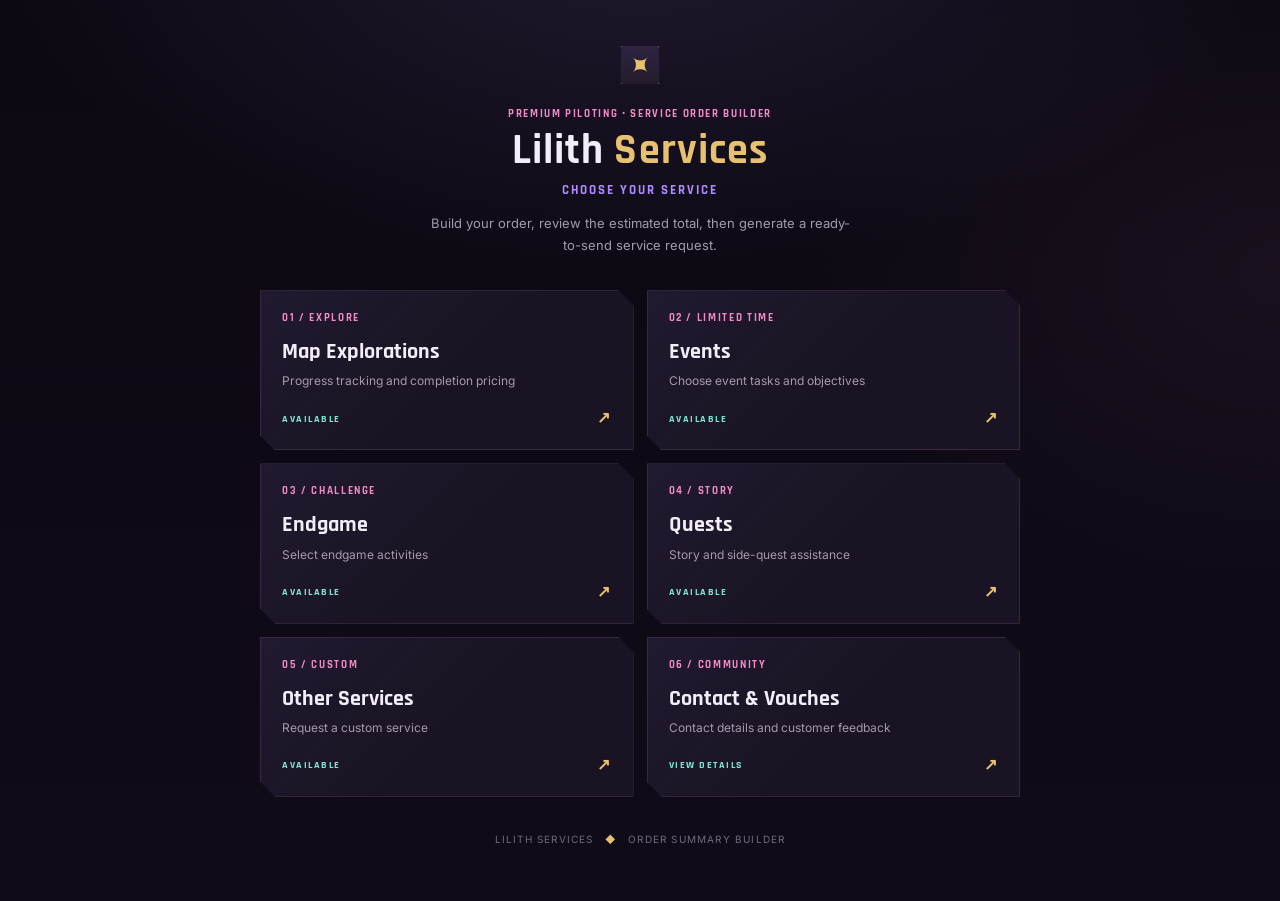
<file: index.html>
<!doctype html>
<html lang="en">
<head>
  <meta charset="utf-8"><meta name="viewport" content="width=device-width, initial-scale=1, viewport-fit=cover">
  <meta name="theme-color" content="#100b18">
  <title>Lilith Services</title><link rel="stylesheet" href="style.css">
</head>
<body>
<div class="landing-frame">
  <header class="brand">
    <div class="brand-mark" aria-hidden="true">✦</div>
    <p class="eyebrow">PREMIUM PILOTING • SERVICE ORDER BUILDER</p>
    <h1>Lilith <span>Services</span></h1>
    <div class="brand-sub">Choose your service</div>
    <p class="intro">Build your order, review the estimated total, then generate a ready-to-send service request.</p>
  </header>
  <nav class="service-grid" aria-label="Services">
    <a class="service-card" href="maps.html"><span class="service-index">01 / EXPLORE</span><span class="service-name">Map Explorations</span><span class="service-desc">Progress tracking and completion pricing</span><span class="service-status">AVAILABLE <b>↗</b></span></a>
    <a class="service-card" href="events.html"><span class="service-index">02 / LIMITED TIME</span><span class="service-name">Events</span><span class="service-desc">Choose event tasks and objectives</span><span class="service-status">AVAILABLE <b>↗</b></span></a>
    <a class="service-card" href="endgame.html"><span class="service-index">03 / CHALLENGE</span><span class="service-name">Endgame</span><span class="service-desc">Select endgame activities</span><span class="service-status">AVAILABLE <b>↗</b></span></a>
    <a class="service-card" href="quests.html"><span class="service-index">04 / STORY</span><span class="service-name">Quests</span><span class="service-desc">Story and side-quest assistance</span><span class="service-status">AVAILABLE <b>↗</b></span></a>
    <a class="service-card" href="other.html"><span class="service-index">05 / CUSTOM</span><span class="service-name">Other Services</span><span class="service-desc">Request a custom service</span><span class="service-status">AVAILABLE <b>↗</b></span></a>
    <a class="service-card" href="vouches.html"><span class="service-index">06 / COMMUNITY</span><span class="service-name">Contact &amp; Vouches</span><span class="service-desc">Contact details and customer feedback</span><span class="service-status">VIEW DETAILS <b>↗</b></span></a>
  </nav>
  <footer> LILITH SERVICES <span>◆</span> ORDER SUMMARY BUILDER </footer>
</div>
</body></html>
</file>
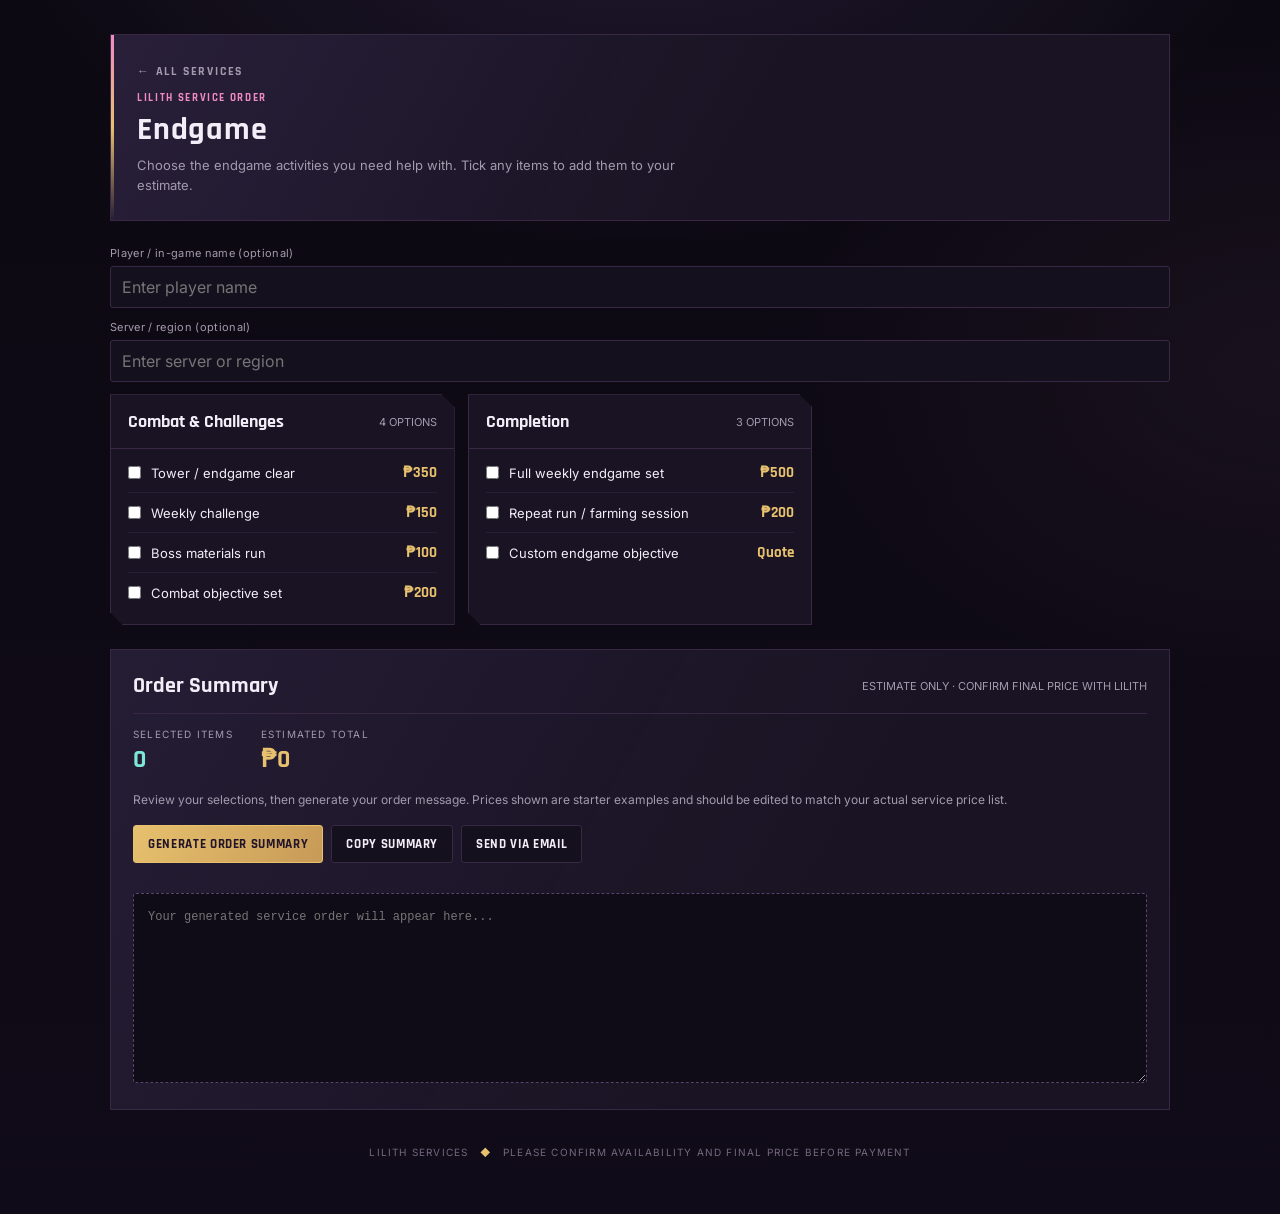
<file: endgame.html>
<!doctype html><html lang="en"><head><meta charset="utf-8"><meta name="viewport" content="width=device-width, initial-scale=1"><title>Endgame | Lilith Services</title><link rel="stylesheet" href="style.css"></head><body data-page="endgame"><main class="frame" id="app"></main><script src="app.js"></script></body></html>
</file>
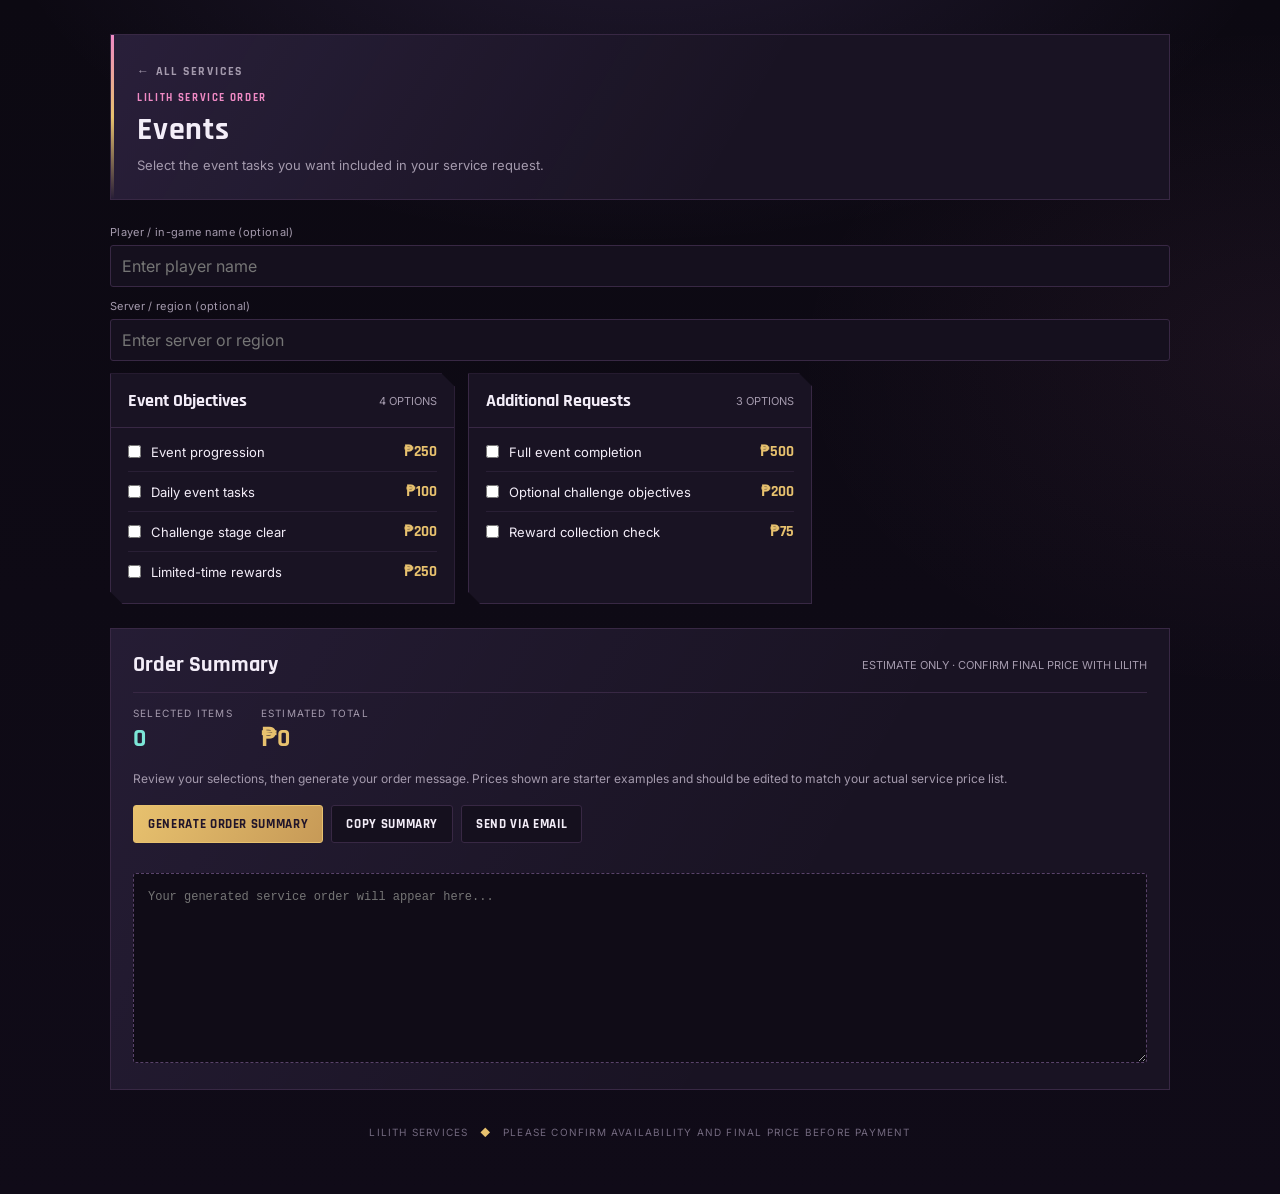
<file: events.html>
<!doctype html><html lang="en"><head><meta charset="utf-8"><meta name="viewport" content="width=device-width, initial-scale=1"><title>Events | Lilith Services</title><link rel="stylesheet" href="style.css"></head><body data-page="events"><main class="frame" id="app"></main><script src="app.js"></script></body></html>
</file>
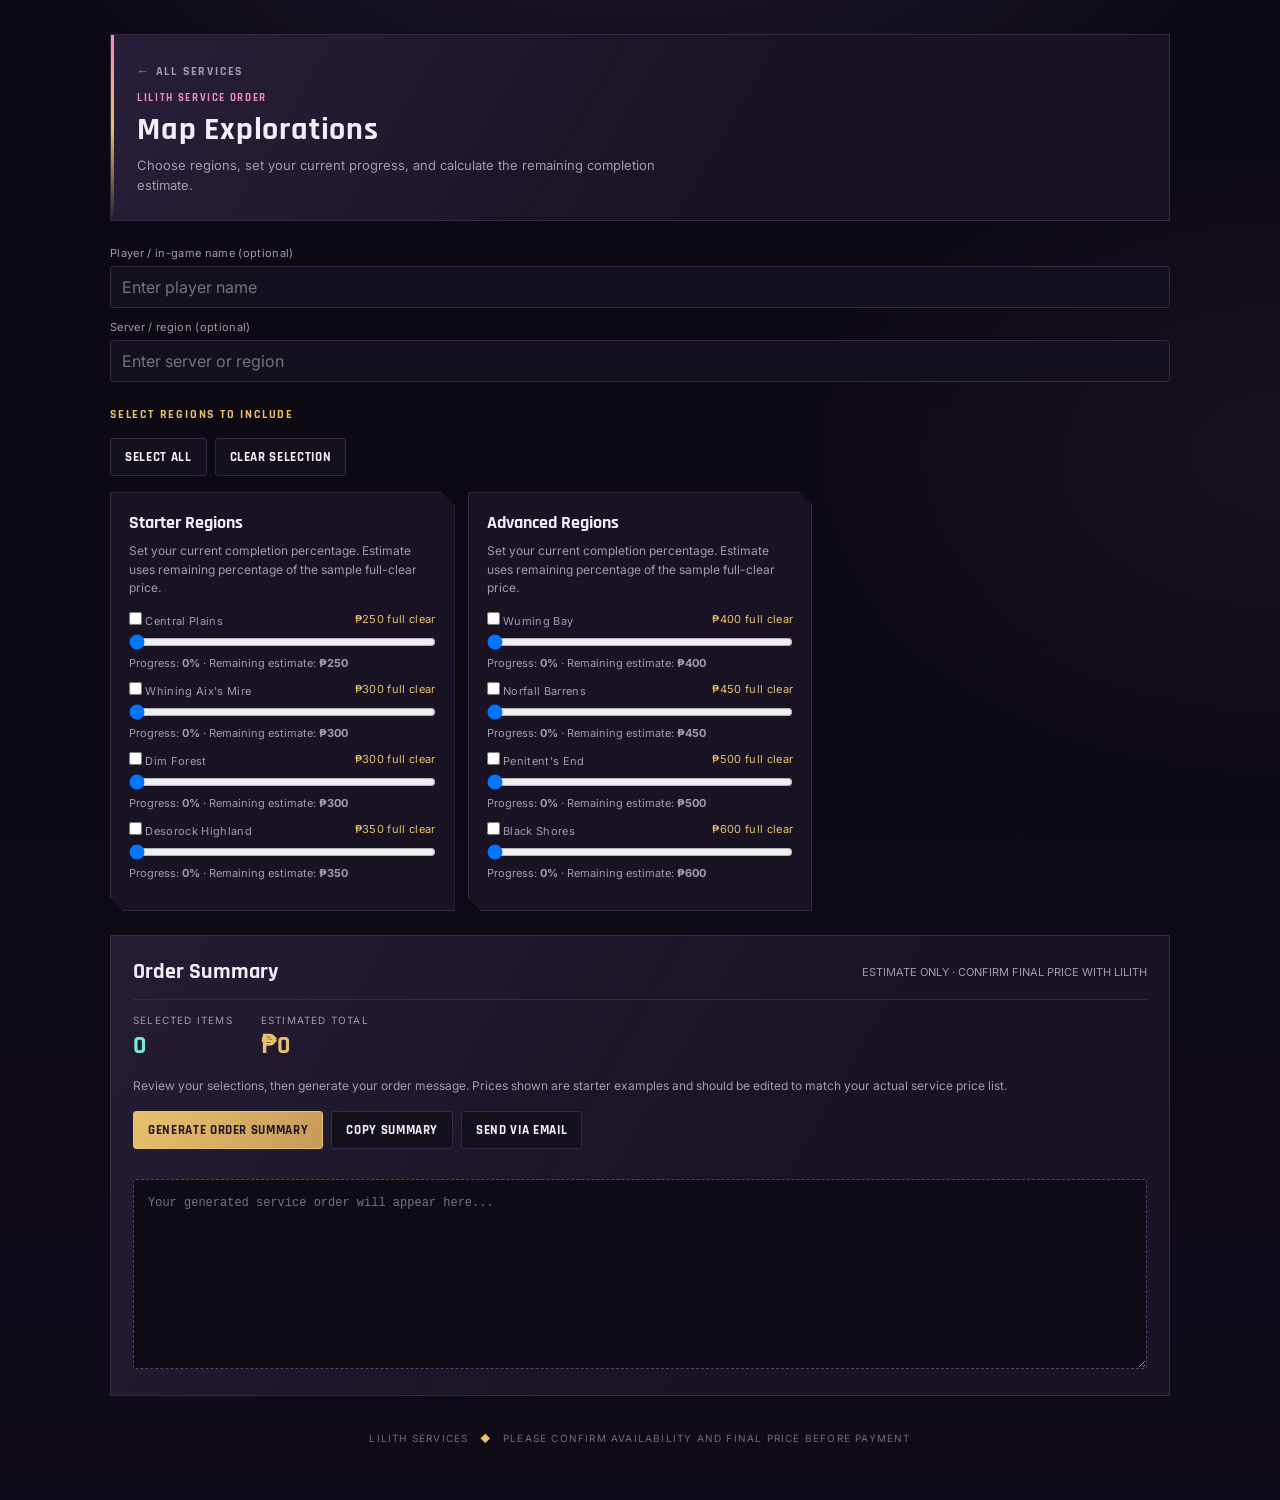
<file: maps.html>
<!doctype html><html lang="en"><head><meta charset="utf-8"><meta name="viewport" content="width=device-width, initial-scale=1"><title>Map Explorations | Lilith Services</title><link rel="stylesheet" href="style.css"></head><body data-page="maps"><main class="frame" id="app"></main><script src="app.js"></script></body></html>
</file>
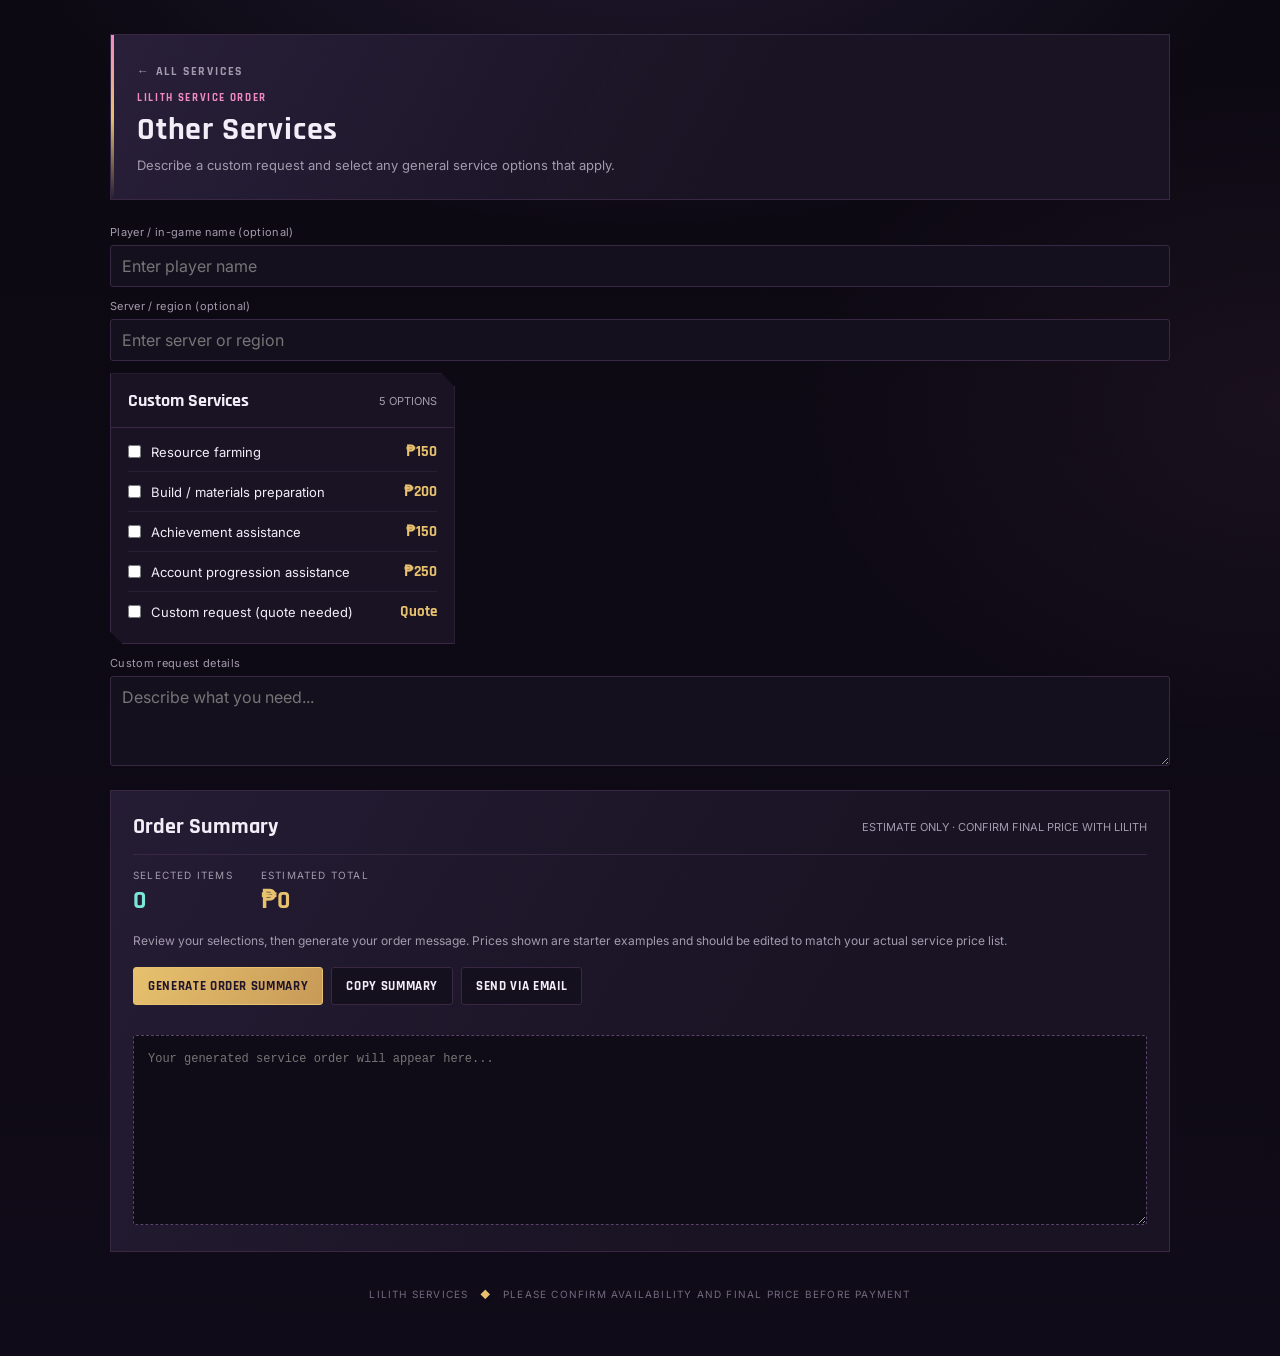
<file: other.html>
<!doctype html><html lang="en"><head><meta charset="utf-8"><meta name="viewport" content="width=device-width, initial-scale=1"><title>Other Services | Lilith Services</title><link rel="stylesheet" href="style.css"></head><body data-page="other"><main class="frame" id="app"></main><script src="app.js"></script></body></html>
</file>
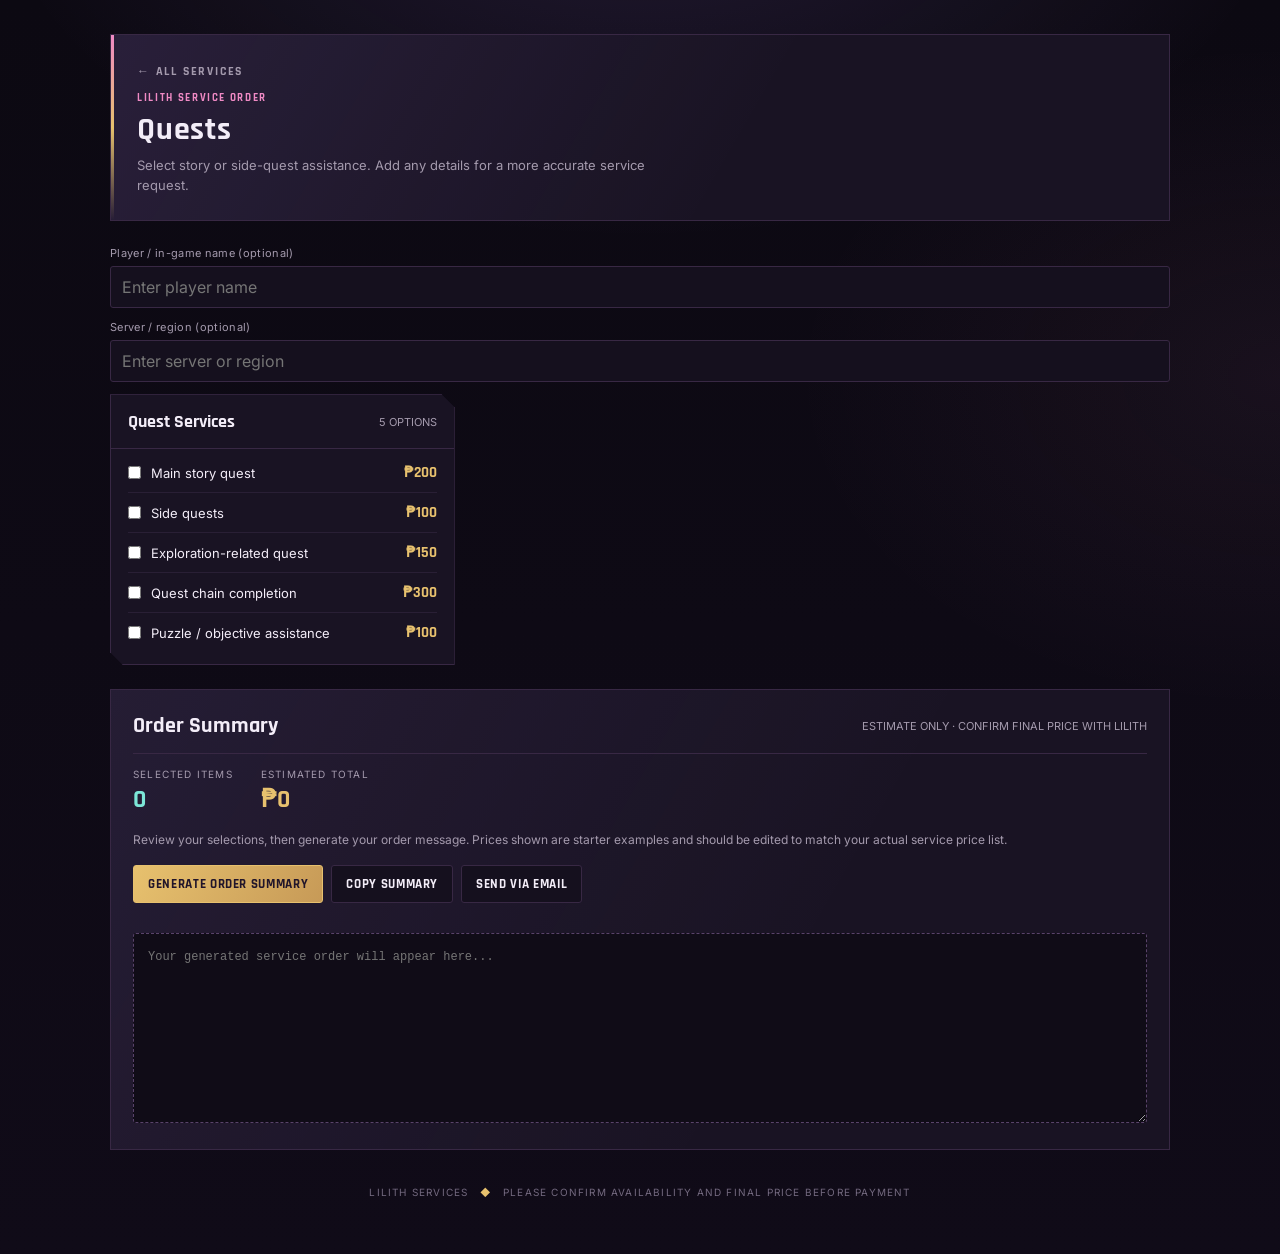
<file: quests.html>
<!doctype html><html lang="en"><head><meta charset="utf-8"><meta name="viewport" content="width=device-width, initial-scale=1"><title>Quests | Lilith Services</title><link rel="stylesheet" href="style.css"></head><body data-page="quests"><main class="frame" id="app"></main><script src="app.js"></script></body></html>
</file>
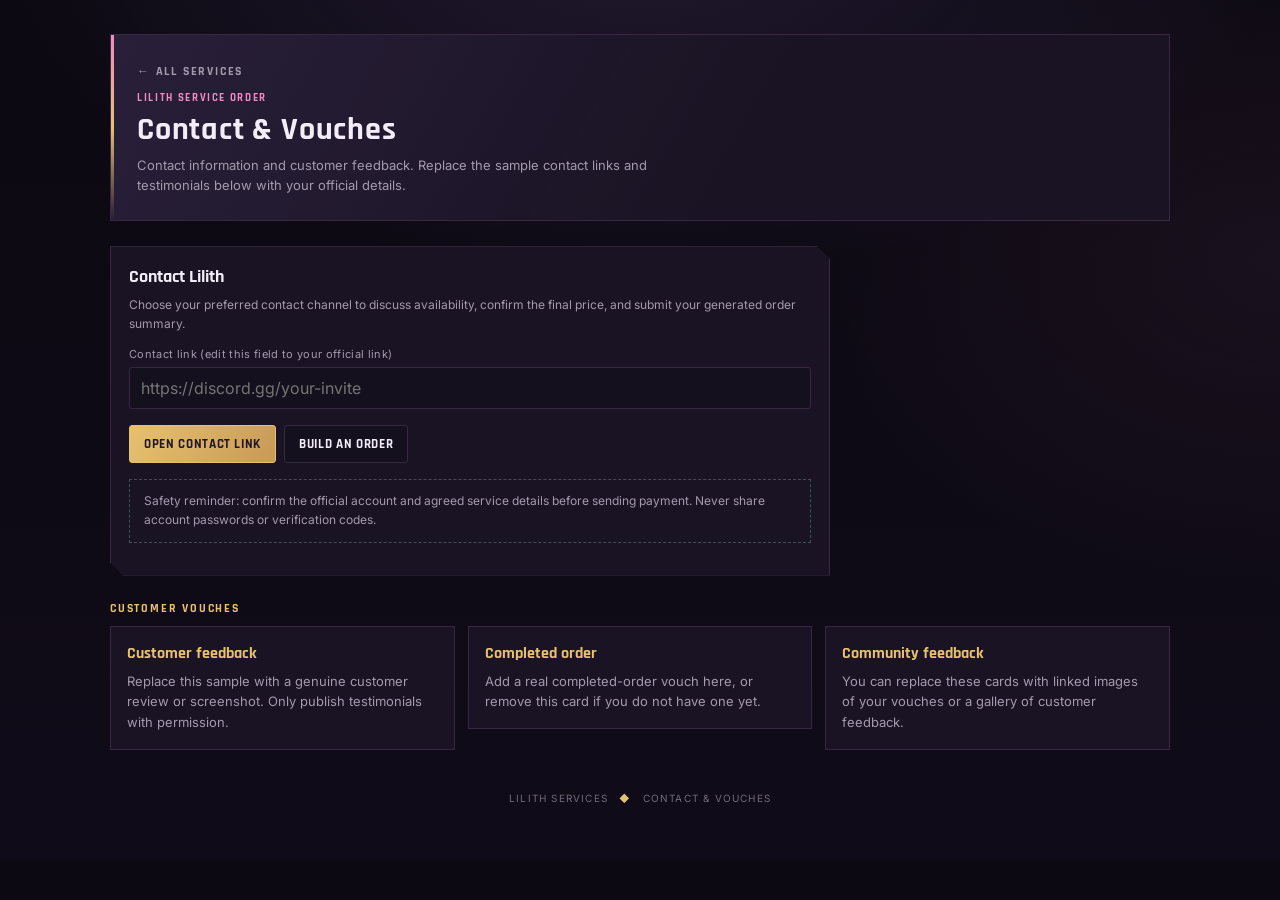
<file: vouches.html>
<!doctype html><html lang="en"><head><meta charset="utf-8"><meta name="viewport" content="width=device-width, initial-scale=1"><title>Contact & Vouches | Lilith Services</title><link rel="stylesheet" href="style.css"></head><body><main class="frame">
<header class="page-head"><a class="back-link" href="index.html">← ALL SERVICES</a><p class="eyebrow">LILITH SERVICE ORDER</p><h1>Contact &amp; Vouches</h1><p class="sub">Contact information and customer feedback. Replace the sample contact links and testimonials below with your official details.</p></header>
<section class="card contact-card"><h3>Contact Lilith</h3><p>Choose your preferred contact channel to discuss availability, confirm the final price, and submit your generated order summary.</p>
<div class="field"><label for="contact">Contact link (edit this field to your official link)</label><input id="contact" type="url" placeholder="https://discord.gg/your-invite"></div>
<div class="toolbar"><button class="btn primary" id="open">Open contact link</button><a class="btn" href="index.html" style="text-decoration:none">Build an order</a></div>
<p class="note">Safety reminder: confirm the official account and agreed service details before sending payment. Never share account passwords or verification codes.</p></section>
<p class="section-label">Customer Vouches</p><div class="vouch-grid"><article class="vouch-item"><strong>Customer feedback</strong>Replace this sample with a genuine customer review or screenshot. Only publish testimonials with permission.</article><article class="vouch-item"><strong>Completed order</strong>Add a real completed-order vouch here, or remove this card if you do not have one yet.</article><article class="vouch-item"><strong>Community feedback</strong>You can replace these cards with linked images of your vouches or a gallery of customer feedback.</article></div>
<footer>LILITH SERVICES <span>◆</span> CONTACT &amp; VOUCHES</footer></main><script>document.getElementById('open').onclick=()=>{const u=document.getElementById('contact').value.trim();if(/^https?:\\/\\//i.test(u))window.open(u,'_blank','noopener');else alert('Please enter a valid official contact URL first.');};</script></body></html>
</file>
<file: style.css>
@import url('https://fonts.googleapis.com/css2?family=Rajdhani:wght@500;600;700&family=Inter:wght@400;500;600;700&display=swap');
:root{--bg:#0c0912;--bg2:#15101e;--panel:#191323;--panel2:#241a31;--line:#382844;--gold:#e7c16e;--golddim:#9e7a42;--violet:#b28aff;--pink:#f08ac5;--teal:#7ce6d7;--text:#f3edf8;--muted:#a49aad;--danger:#e67e91;--radius:3px}
*{box-sizing:border-box;margin:0;padding:0}
html,body{min-height:100%;background:var(--bg);color:var(--text);font-family:Inter,system-ui,sans-serif}
body{padding:34px 20px 56px;background:radial-gradient(ellipse 1000px 560px at 50% -10%,rgba(178,138,255,.13),transparent 65%),radial-gradient(ellipse 700px 480px at 100% 30%,rgba(240,138,197,.055),transparent 70%),linear-gradient(180deg,#0c0912,#100b18)}
a{color:inherit}
button,input,select,textarea{font:inherit}
.frame{max-width:1060px;margin:0 auto}
.landing-frame{width:100%;max-width:760px;margin:0 auto}
.brand{text-align:center;margin:4px auto 34px}
.brand-mark{display:grid;place-items:center;width:54px;height:54px;margin:0 auto 15px;border:1px solid rgba(231,193,110,.55);color:var(--gold);font-size:28px;transform:rotate(45deg);background:linear-gradient(135deg,rgba(178,138,255,.16),rgba(231,193,110,.04));clip-path:polygon(50% 0,100% 50%,50% 100%,0 50%)}
.eyebrow,.brand-sub,.service-index,.service-status,.back-link,.section-label{font-family:Rajdhani,sans-serif;letter-spacing:.15em;font-weight:700}
.eyebrow{font-size:11px;color:var(--pink);margin-bottom:8px}
h1{font:700 42px/1.05 Rajdhani,sans-serif;letter-spacing:.025em}
h1 span{color:var(--gold)}
.brand-sub{margin-top:9px;color:var(--violet);font-size:13px;text-transform:uppercase}
.intro{max-width:54ch;margin:14px auto 0;color:var(--muted);font-size:13px;line-height:1.7}
.service-grid{display:grid;grid-template-columns:1fr 1fr;gap:13px}
.service-card{display:flex;flex-direction:column;min-height:160px;padding:20px 21px;background:linear-gradient(135deg,rgba(178,138,255,.055),transparent 55%),var(--panel);border:1px solid var(--line);text-decoration:none;clip-path:polygon(0 0,calc(100% - 15px) 0,100% 15px,100% 100%,15px 100%,0 calc(100% - 15px));transition:transform .16s,border-color .16s,background .16s}
.service-card:hover{transform:translateY(-2px);border-color:var(--golddim);background-color:var(--panel2)}
.service-index{font-size:11px;color:var(--pink);margin-bottom:15px}
.service-name{font:700 22px/1.1 Rajdhani,sans-serif;margin-bottom:8px}
.service-desc{font-size:12px;color:var(--muted);line-height:1.5}
.service-status{display:flex;justify-content:space-between;align-items:center;font-size:10px;color:var(--teal);margin-top:auto;padding-top:18px}
.service-status b{font-size:16px;color:var(--gold)}
footer{text-align:center;margin-top:36px;color:#73697f;font-size:10px;letter-spacing:.12em}footer span{color:var(--gold);padding:0 7px}
.page-head{padding:24px 26px;margin-bottom:25px;background:linear-gradient(120deg,rgba(178,138,255,.1),transparent 60%),var(--panel);border:1px solid var(--line);position:relative}
.page-head:before{content:"";position:absolute;inset:0 auto 0 0;width:3px;background:linear-gradient(var(--pink),var(--gold),transparent)}
.back-link{display:inline-block;text-decoration:none;color:var(--muted);font-size:12px;margin-bottom:12px}
.back-link:hover{color:var(--gold)}
.page-head h1{font-size:32px}
.sub{margin-top:8px;color:var(--muted);font-size:13px;line-height:1.6;max-width:70ch}
.section-label{color:var(--gold);font-size:12px;text-transform:uppercase;margin:25px 0 10px}
.grid{display:grid;grid-template-columns:repeat(auto-fill,minmax(270px,1fr));gap:13px}
.card,.eg-card{position:relative;background:var(--panel);border:1px solid var(--line);padding:18px;clip-path:polygon(0 0,calc(100% - 13px) 0,100% 13px,100% 100%,13px 100%,0 calc(100% - 13px))}
.card h3,.eg-title{font:700 18px Rajdhani,sans-serif}
.card p{font-size:12px;color:var(--muted);line-height:1.55;margin:8px 0 14px}
.field{display:flex;flex-direction:column;gap:6px;margin:12px 0}
.field label{font-size:11px;color:var(--muted);letter-spacing:.03em}
input[type=text],input[type=number],input[type=url],select,textarea{width:100%;min-width:0;background:var(--bg2);border:1px solid var(--line);border-radius:var(--radius);color:var(--text);padding:10px 11px;outline:none}
textarea{min-height:90px;resize:vertical}
input:focus,select:focus,textarea:focus{border-color:var(--violet)}
.option-row{display:flex;gap:10px;align-items:flex-start;padding:10px 0;border-bottom:1px solid rgba(56,40,68,.7);font-size:13px;color:var(--text)}
.option-row:last-child{border-bottom:0}
.option-row input{accent-color:var(--violet);margin-top:3px}
.option-row .price{margin-left:auto;color:var(--gold);font:700 16px Rajdhani,sans-serif;white-space:nowrap}
.toolbar{display:flex;gap:8px;flex-wrap:wrap;margin:16px 0}
.btn,.tool-btn{cursor:pointer;border:1px solid var(--line);background:var(--bg2);color:var(--text);padding:10px 14px;border-radius:var(--radius);font:700 13px Rajdhani,sans-serif;letter-spacing:.05em;text-transform:uppercase}
.btn.primary{background:linear-gradient(120deg,#e7c16e,#c79a57);border-color:var(--gold);color:#21152a}
.btn:hover,.tool-btn:hover{border-color:var(--gold);color:var(--gold)}
.btn.primary:hover{color:#21152a;filter:brightness(1.06)}
.summary{margin-top:24px;padding:22px;background:linear-gradient(120deg,rgba(178,138,255,.08),transparent 65%),var(--panel);border:1px solid var(--line)}
.summary-top{display:flex;align-items:center;justify-content:space-between;gap:12px;flex-wrap:wrap;border-bottom:1px solid var(--line);padding-bottom:13px;margin-bottom:14px}
.summary-top h2{font:700 22px Rajdhani,sans-serif}
.summary-items{display:flex;gap:28px;flex-wrap:wrap}
.summary-item .sl{font-size:10px;letter-spacing:.12em;color:var(--muted);margin-bottom:4px}
.summary-item .sv{font:700 25px Rajdhani,sans-serif;color:var(--gold);font-variant-numeric:tabular-nums}
.summary-item .sv.teal{color:var(--teal)}
.summary-note{font-size:12px;line-height:1.6;color:var(--muted);margin-top:14px}
.output{width:100%;min-height:190px;margin-top:14px;background:#100c17;border:1px dashed #59436a;padding:14px;color:#e9e0f2;font:12px/1.65 ui-monospace,SFMono-Regular,Consolas,monospace;white-space:pre-wrap}
.eg-card{padding:0;clip-path:polygon(0 0,calc(100% - 13px) 0,100% 13px,100% 100%,13px 100%,0 calc(100% - 13px))}
.eg-head{display:flex;align-items:center;gap:10px;padding:15px 17px;border-bottom:1px solid var(--line)}
.eg-head .eg-title{flex:1}
.eg-rows{padding:4px 17px 12px}
.eg-row{display:flex;gap:10px;align-items:center;padding:10px 0;font-size:13px;border-bottom:1px solid rgba(56,40,68,.55)}
.eg-row:last-child{border-bottom:0}
.eg-row input{accent-color:var(--violet)}
.eg-row .price{margin-left:auto;color:var(--gold);font:700 15px Rajdhani,sans-serif}
.note{padding:12px 14px;border:1px dashed rgba(124,230,215,.3);color:var(--teal);font-size:12px;line-height:1.6;margin-top:14px}
.contact-card{max-width:720px}
.vouch-grid{columns:3 190px;column-gap:13px}
.vouch-item{break-inside:avoid;margin-bottom:13px;padding:16px;background:var(--panel);border:1px solid var(--line);font-size:13px;line-height:1.6;color:var(--muted)}
.vouch-item strong{display:block;color:var(--gold);font:700 16px Rajdhani,sans-serif;margin-bottom:7px}
.small{font-size:11px;color:var(--muted)}
@media(max-width:560px){body{padding:20px 13px 38px}.service-grid{grid-template-columns:1fr}.service-card{min-height:145px}.brand{margin-bottom:25px}h1{font-size:36px}.page-head{padding:21px 18px}.page-head h1{font-size:28px}.summary{padding:17px}.summary-items{gap:20px}}
@media(prefers-reduced-motion:reduce){*{transition:none!important}}
</file>
